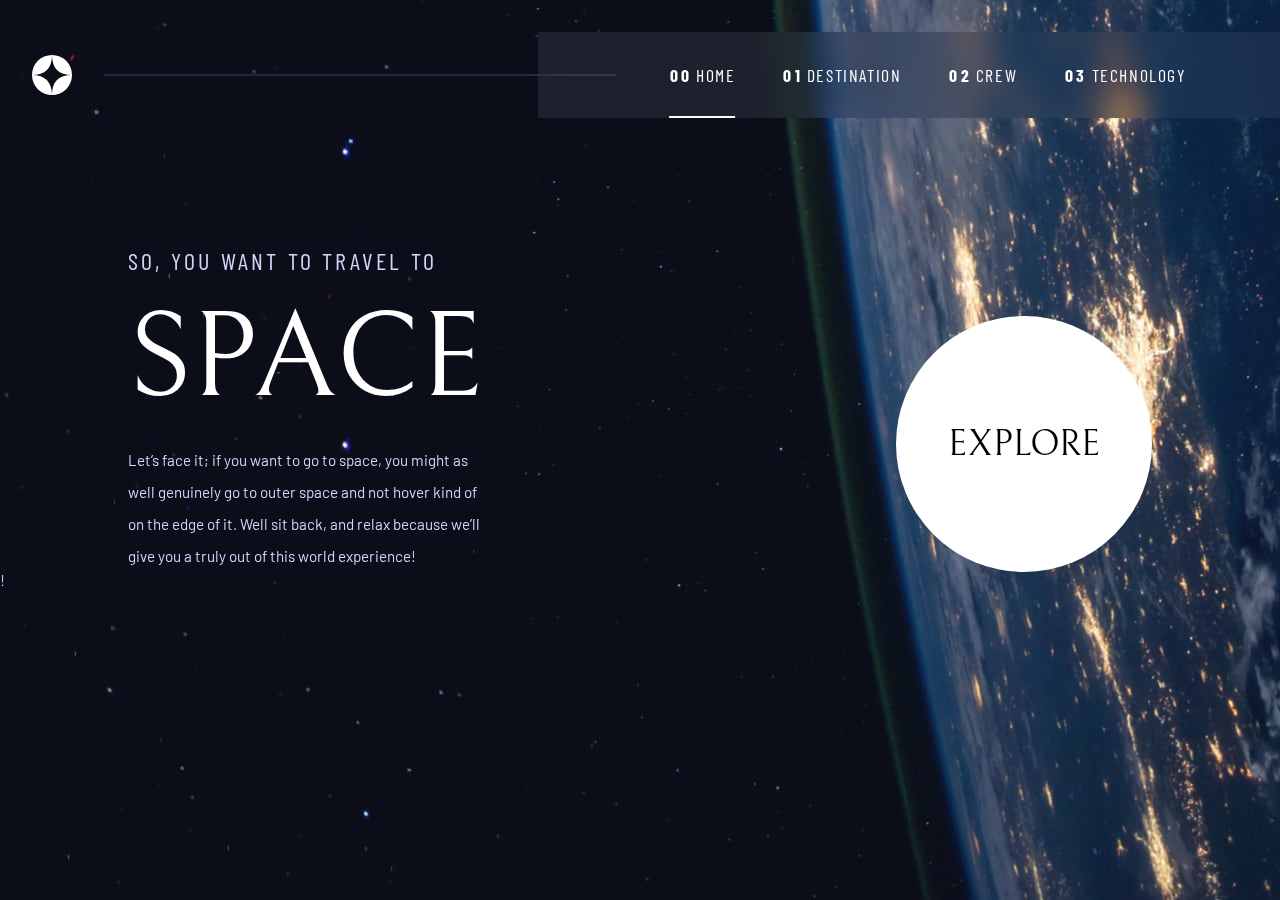
<file: index.html>
<!DOCTYPE html>
<html lang="en">

<head>
  <meta charset="UTF-8">
  <meta name="viewport" content="width=device-width, initial-scale=1.0">
  <link rel="preconnect" href="https://fonts.googleapis.com"><link rel="preconnect" href="https://fonts.gstatic.com" crossorigin><link href="https://fonts.googleapis.com/css2?family=Barlow&family=Barlow+Condensed&family=Bellefair&display=swap" rel="stylesheet">
  <link rel="stylesheet" href="css/header.css">
  <link rel="stylesheet" href="css/index.css">

  <title>Frontend Mentor | Space tourism website</title>
</head>

<body class="body">

  <header class="header">
    <nav class="nav">
      <div class="logo">
        <div class="logo__image-container">
          <img src="assets/shared/logo.svg" alt="Logo of the website Space tourism" class="logo__image">
        </div>
      </div>
      <div class="menu">
        <div class="menu__close">
          <div class="menu__image-container">
            <img src="assets/shared/icon-close.svg" alt="Icon close" class="menu__image-close">
          </div>
        </div>
        <div class="menu__tabs">
          <a href="index.html" class="menu__tab">
            <span class="menu__number">00</span>
            <span class="menu__title" data-name="home">Home</span>
             </a>
          <a href="pages/destination.html" class="menu__tab">
            <span class="menu__number">01</span>
            <span class="menu__title" data-name="destination">Destination</span>
             </a>
          <a href="pages/crew.html" class="menu__tab">
            <span class="menu__number">02</span>
            <span class="menu__title" data-name="crew">Crew</span>
             </a>
          <a href="pages/technology.html" class="menu__tab">
            <span class="menu__number">03</span>
            <span class="menu__title" data-name="technology">Technology</span>
             </a>
        </div>
      </div>
      <div class="menu__hamburger">
        <div class="menu__image-container">
          <img src="assets/shared/icon-hamburger.svg" alt="Icon menu hamburger" class="menu__image-hamburger">
        </div>
      </div>
    </nav>
  </header>
  <main class="main">
    <article class="article">
      <div class="article__text">
        <div class="titles">
          <p class="heading">
            So, you want to travel to
          </p>
          <h1 class="title">
            Space
          </h1>
        </div>
        <p class="paragraph">
          Let’s face it; if you want to go to space, you might as well genuinely go to
          outer space and not hover kind of on the edge of it. Well sit back, and relax
          because we’ll give you a truly out of this world experience!
        </p>
      </div>
      <button class="article__button">Explore</button>
    </article>
  </main>













  <script src="js/main.js" type="module"></script>
</body>

</html>
!
</file>
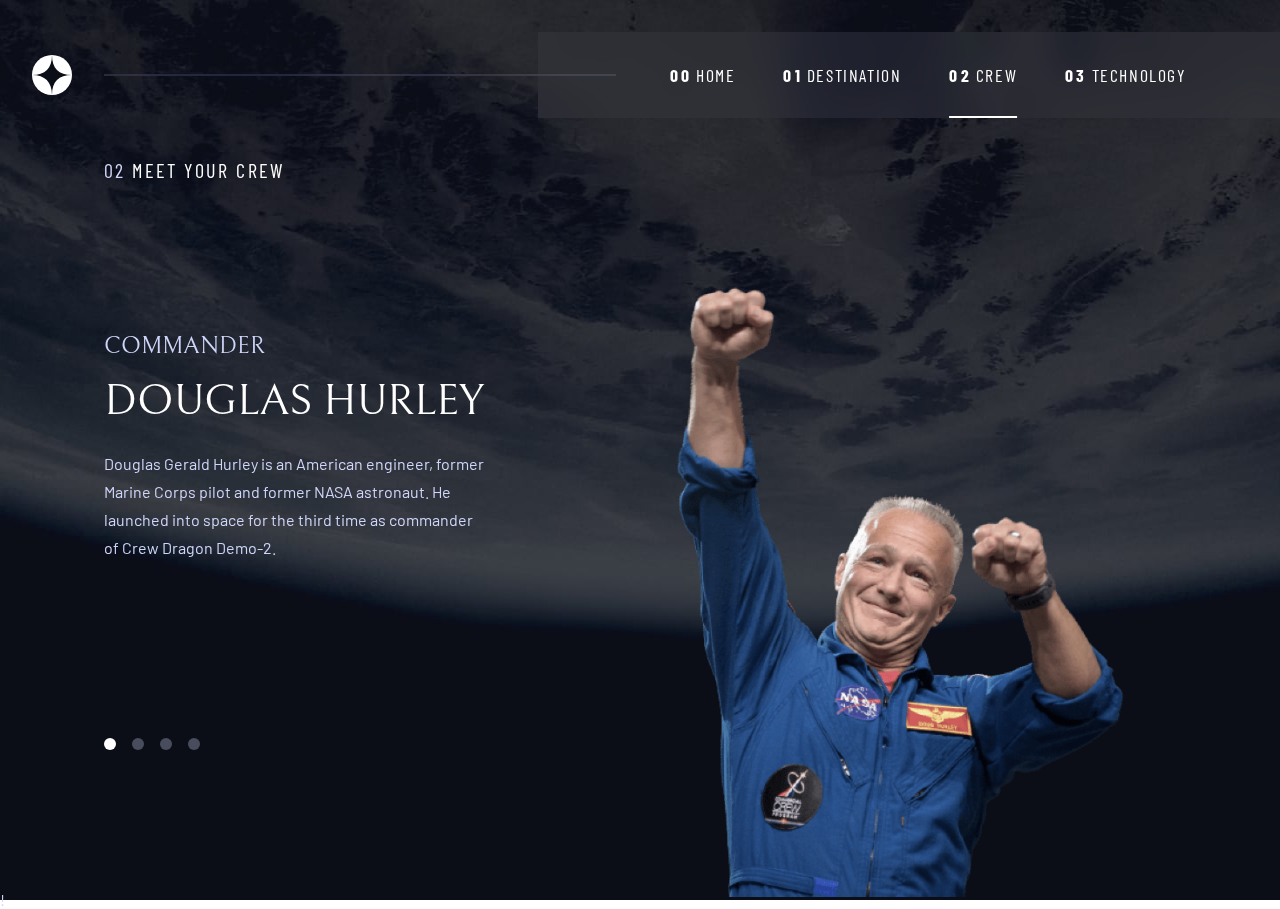
<file: pages/crew.html>
<!DOCTYPE html>
<html lang="en">

<head>
  <meta charset="UTF-8">
  <meta name="viewport" content="width=device-width, initial-scale=1.0">
  <link rel="preconnect" href="https://fonts.googleapis.com">
  <link rel="preconnect" href="https://fonts.gstatic.com" crossorigin>
  <link href="https://fonts.googleapis.com/css2?family=Barlow&family=Barlow+Condensed&family=Bellefair&display=swap"
    rel="stylesheet">
  <link rel="stylesheet" href="../css/header.css">
  <link rel="stylesheet" href="../css/crew.css">

  <title>Frontend Mentor | Space tourism website</title>
</head>

<body class="body">

  <header class="header">
  </header>
  <main class="main">

    <article class="crew">
      <p class="crew__heading">
        <span class="crew__heading-number">02</span>
        <span class="crew__heading-text">meet your crew</span>
      </p>

      <div class="crew__info">
        <div class="crew__info__details">
          <p class="crew__info__role">
            commander
          </p>
          <h1 class="crew__info__name">
            <!-- Douglas Hurley -->
          </h1>
        </div>
        <p class="crew__info__description">
          <!-- Lorem ipsum dolor sit amet consectetur adipisicing elit. Expedita repellat quo labore dicta adipisci! Ea nobis
          aspernatur illo, ipsum adipisci accusantium impedit quod facere reiciendis similique quidem maxime hic dolor! -->
        </p>
      </div>

      <div class="slider__circles">
        <!-- <div class="slider__circle"></div> -->
      </div>

      <div class="crew__figure">
        <div class="crew__image__container">
          <img src="
         
          " alt="Image crew" class="crew__image">
        </div>
      </div>

    </article>

  </main>


  <script src="../js/crew.js" type="module"></script>
</body>

</html>
!
</file>
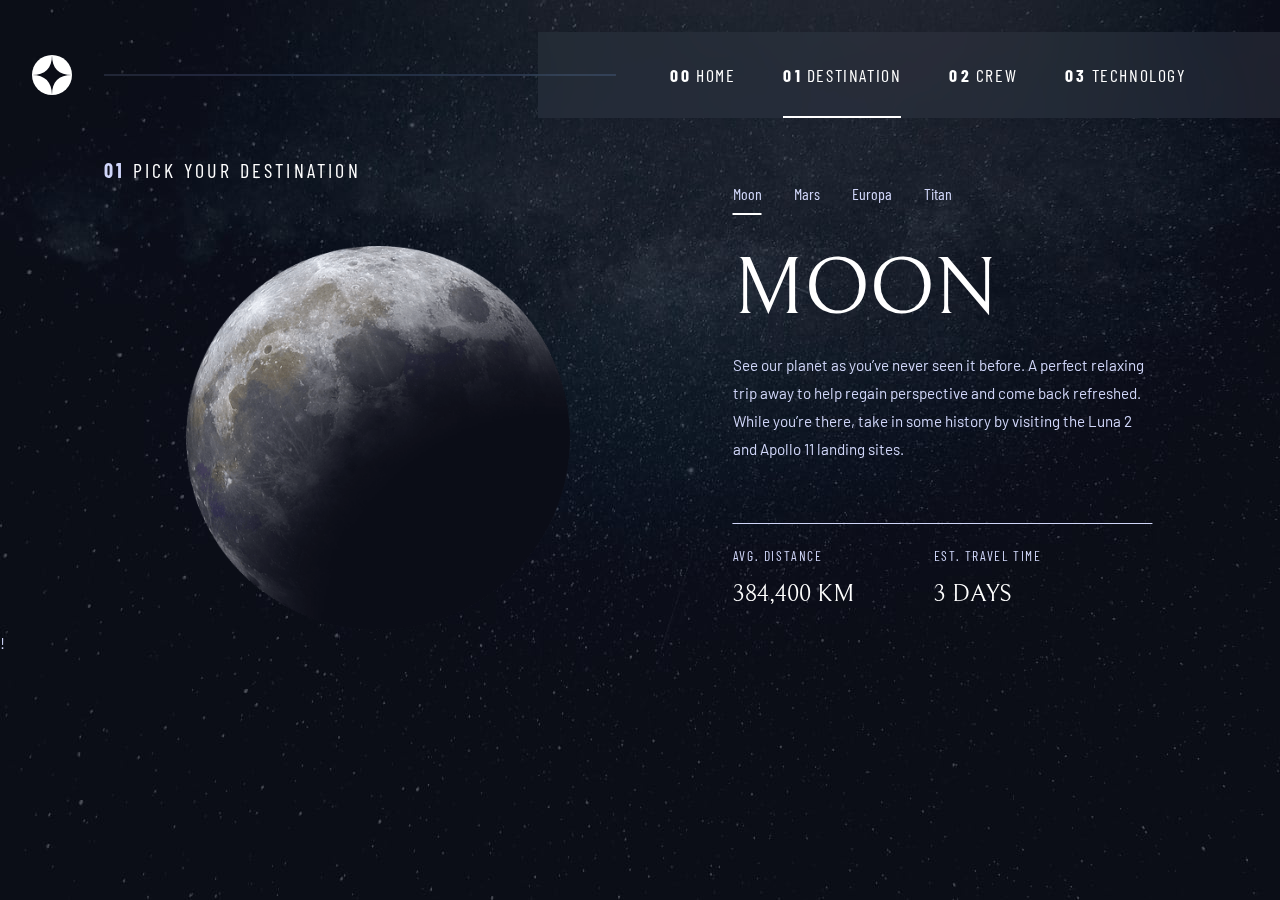
<file: pages/destination.html>
<!DOCTYPE html>
<html lang="en">

<head>
  <meta charset="UTF-8">
  <meta name="viewport" content="width=device-width, initial-scale=1.0">
  <link rel="preconnect" href="https://fonts.googleapis.com"><link rel="preconnect" href="https://fonts.gstatic.com" crossorigin><link href="https://fonts.googleapis.com/css2?family=Barlow&family=Barlow+Condensed&family=Bellefair&display=swap" rel="stylesheet">
  <link rel="stylesheet" href="../css/header.css">
  <link rel="stylesheet" href="../css/destination.css">

  <title>Frontend Mentor | Space tourism website</title>
</head>

<body class="body">

  <header class="header">
  </header>
  <main class="main">
    <article class="article">
      <div class="article__left">
        <div class="article__heading">
          <span class="article__heading-number">01</span>
          <span class="article__heading-text">pick your destination</span>
        </div>
        <div class="article__figure">
          <div class="article__figure__container">
            <img src="/assets/destination/image-moon.png" alt="Image of the destination" class="article__image">
          </div>
        </div>
      </div>
      <div class="article__right">
        <div class="article__tabs">
          <a href="#" class="article__tab" data-name="moon">Moon</a>
          <a href="#" class="article__tab" data-name="mars">Mars</a>
          <a href="#" class="article__tab" data-name="europa">Europa</a>
          <a href="#" class="article__tab" data-name="titan">Titan</a>
        </div>
        <div class="article__text">
          <div class="article__text__main">
            <h1 class="article__text__title">Moon</h1>
            <p class="article__paragraph">
              Lorem ipsum dolor sit amet consectetur adipisicing elit. Soluta quo, rerum doloremque praesentium,
              reprehenderit minus esse ipsa, consequatur eum id distinctio autem ipsum ducimus aut aspernatur numquam
              perspiciatis aliquid tenetur.
            </p>
          </div>
          <!-- <div class="line"></div> -->
          <div class="article__text__secondary">
            <div class="article__details">
              <div class="article__detail">
                <p class="article__detail__title detail__title-1">
                  avg. distance
                </p>
                <p class="article__detail__value detail__value-1">
                  384.400 km
                </p>
              </div>
              <div class="article__detail">
                <p class="article__detail__title detail__title-2">
                  est. travel time
                </p>
                <p class="article__detail__value detail__value-2">
                  3 days
                </p>
              </div>
            </div>
          </div>
        </div>
      </div>
    </article>
  </main>







  <script src="../js/destination.js" type="module"></script>
</body>

</html>
!
</file>
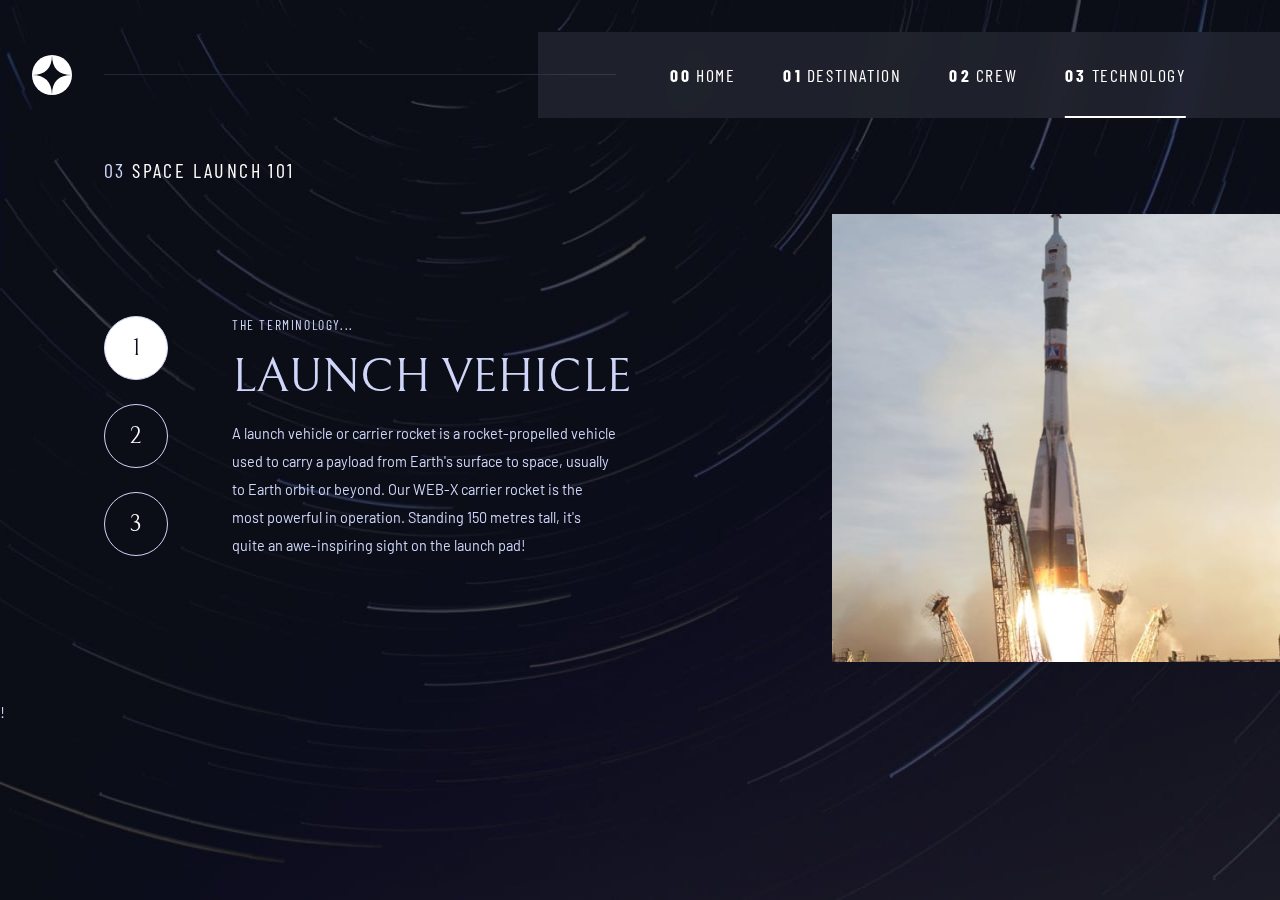
<file: pages/technology.html>
<!DOCTYPE html>
<html lang="en">

<head>
  <meta charset="UTF-8">
  <meta name="viewport" content="width=device-width, initial-scale=1.0">
  <link rel="preconnect" href="https://fonts.googleapis.com">
  <link rel="preconnect" href="https://fonts.gstatic.com" crossorigin>
  <link href="https://fonts.googleapis.com/css2?family=Barlow&family=Barlow+Condensed&family=Bellefair&display=swap"
    rel="stylesheet">
  <link rel="stylesheet" href="../css/header.css">
  <link rel="stylesheet" href="../css/technology.css">

  <title>Frontend Mentor | Space tourism website</title>
</head>

<body class="body">

  <header class="header">
  </header>
  <main class="main">
    <article class="tech">
      <p class="heading">
        <span class="heading__number">03</span>
        <span class="heading__text">space launch 101</span>
      </p>
      <div class="tech__content">
        <div class="tech__left">
          <div class="slider__circles">
          </div>
          <div class="tech__info">
            <div class="tech__title">
              <p class="tech__title-heading">the terminology...</p>
              <h1 class="tech__title-main">launch vehicle</h1>
            </div>
            <p class="tech__description">
              Lorem ipsum dolor sit amet consectetur adipisicing elit. Dolorum quasi quod at possimus, eveniet sit sunt eum dolor porro consectetur molestias in repudiandae? Tenetur facere autem saepe aperiam similique error.
            </p>
          </div>
        </div>
        <div class="tech__right">
          <picture class="tech__picture">
        <source srcset="/assets/technology/image-launch-vehicle-portrait.jpg" media="(min-width: 832px)" class="tech__src">
        <img src="/assets/technology/image-launch-vehicle-landscape.jpg" alt="image technology" class="tech__image">
      </picture>
        </div>
      </div>
    </article>
  </main>







  <script src="../js/technology.js" type="module"></script>
</body>

</html>
!
</file>
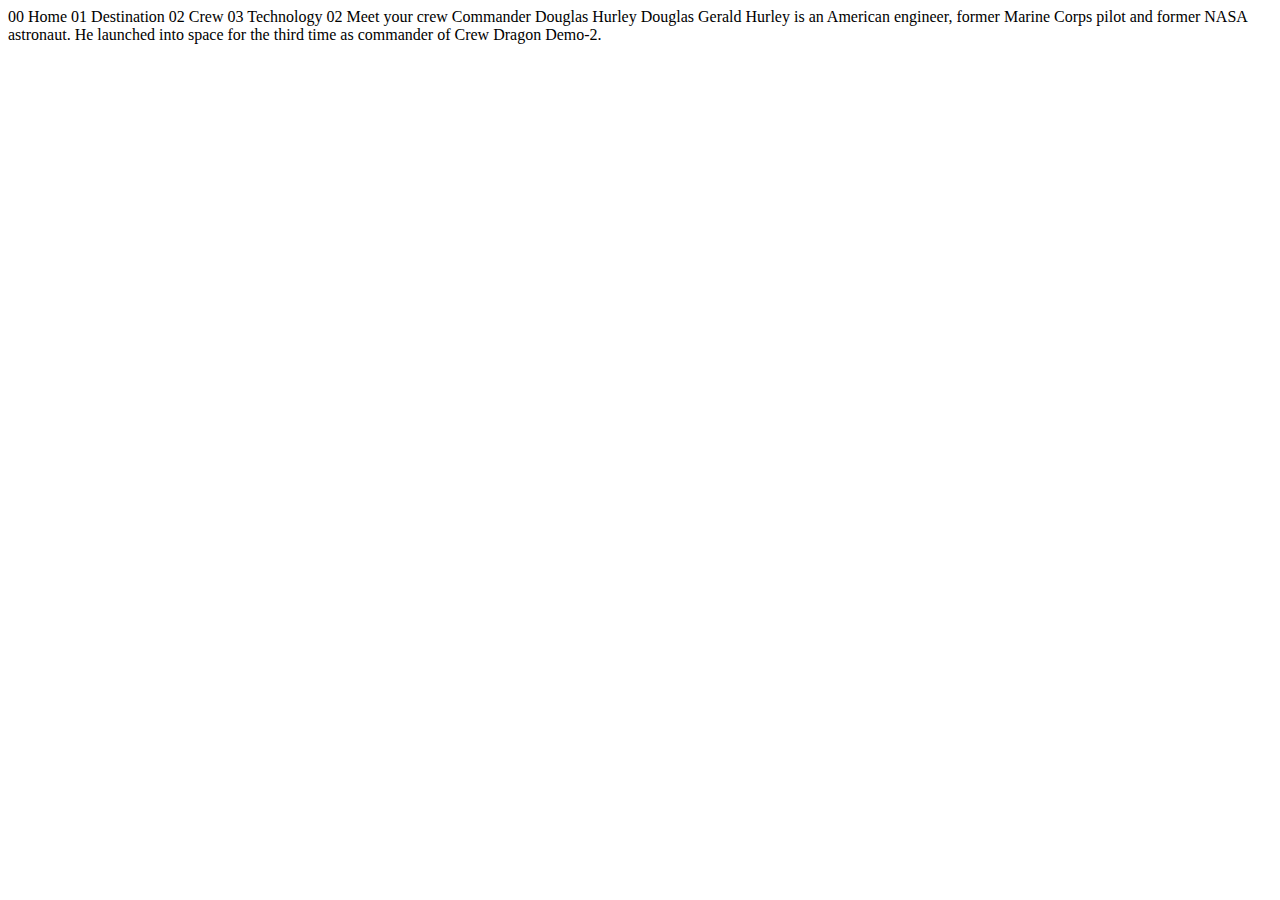
<file: starter-code/crew-commander.html>
<!DOCTYPE html>
<html lang="en">
<head>
  <meta charset="UTF-8">
  <meta name="viewport" content="width=device-width, initial-scale=1.0">

  <link rel="icon" type="image/png" sizes="32x32" href="./assets/favicon-32x32.png">
  
  <title>Frontend Mentor | Space tourism website</title>
</head>
<body>

  00 Home
  01 Destination
  02 Crew
  03 Technology

  02 Meet your crew

  Commander
  Douglas Hurley

  Douglas Gerald Hurley is an American engineer, former Marine Corps pilot 
  and former NASA astronaut. He launched into space for the third time as 
  commander of Crew Dragon Demo-2.
</body>
</html>
</file>
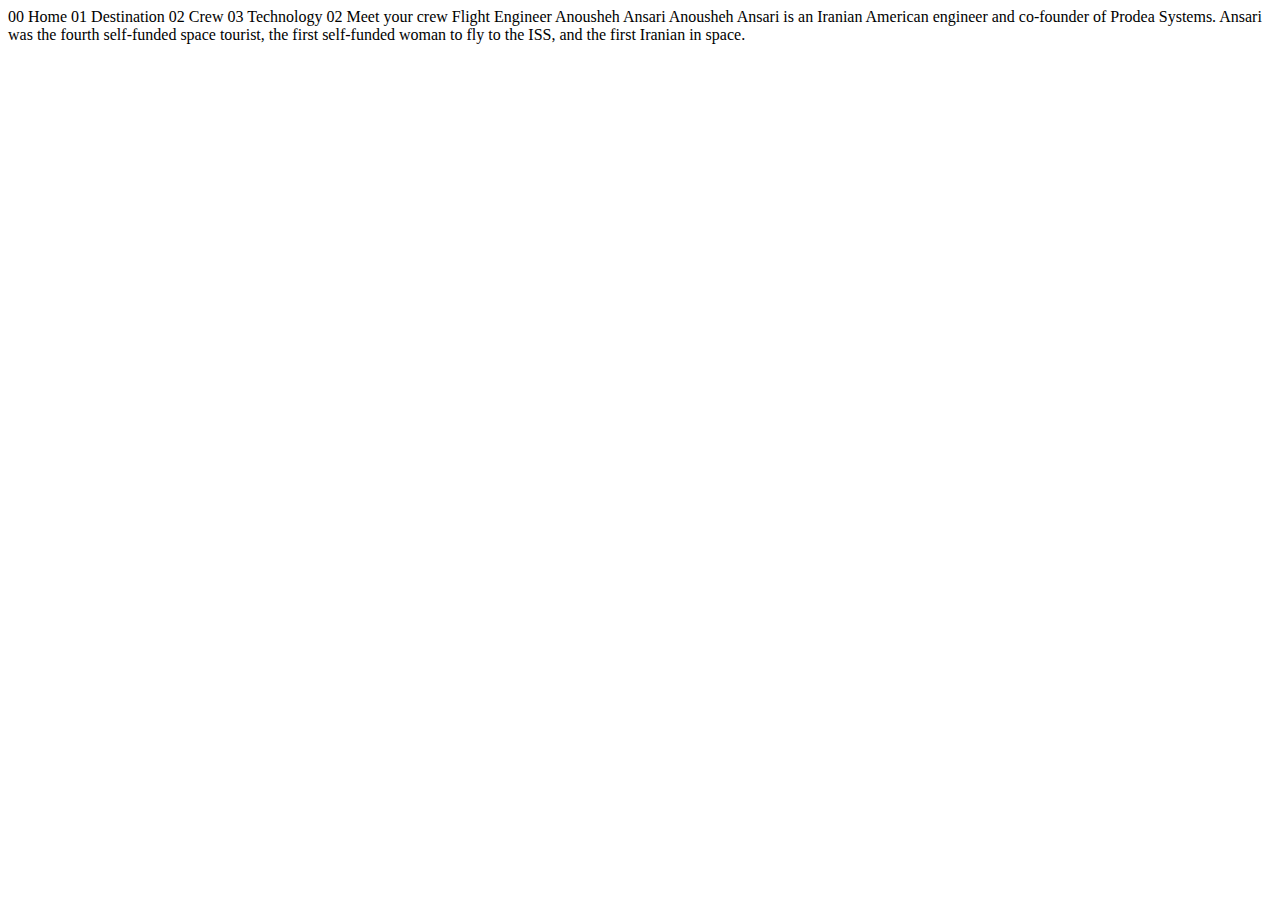
<file: starter-code/crew-engineer.html>
<!DOCTYPE html>
<html lang="en">
<head>
  <meta charset="UTF-8">
  <meta name="viewport" content="width=device-width, initial-scale=1.0">

  <link rel="icon" type="image/png" sizes="32x32" href="./assets/favicon-32x32.png">
  
  <title>Frontend Mentor | Space tourism website</title>
</head>
<body>

  00 Home
  01 Destination
  02 Crew
  03 Technology

  02 Meet your crew

  Flight Engineer
  Anousheh Ansari

  Anousheh Ansari is an Iranian American engineer and co-founder of Prodea Systems. 
  Ansari was the fourth self-funded space tourist, the first self-funded woman to 
  fly to the ISS, and the first Iranian in space. 
</body>
</html>
</file>
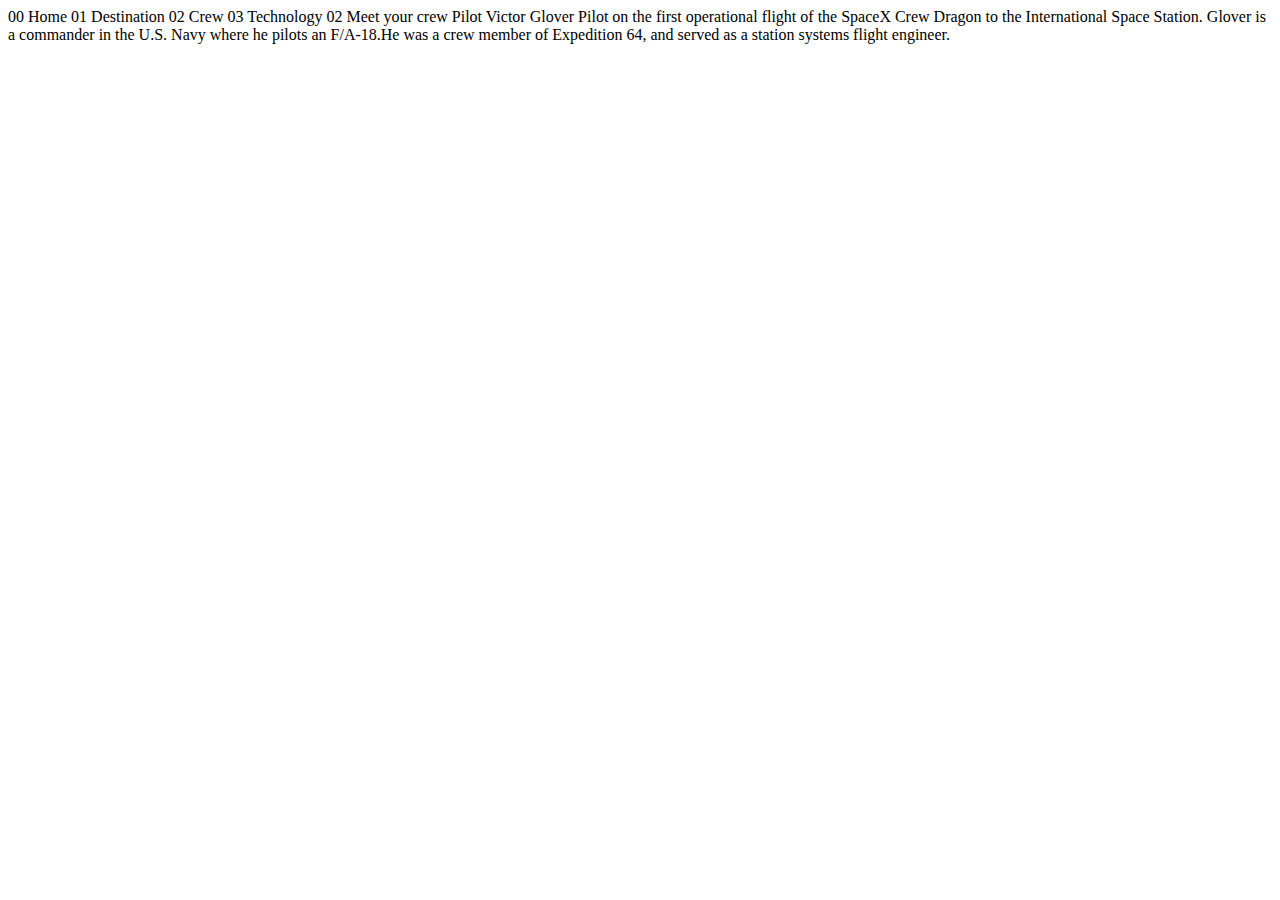
<file: starter-code/crew-pilot.html>
<!DOCTYPE html>
<html lang="en">
<head>
  <meta charset="UTF-8">
  <meta name="viewport" content="width=device-width, initial-scale=1.0">

  <link rel="icon" type="image/png" sizes="32x32" href="./assets/favicon-32x32.png">
  
  <title>Frontend Mentor | Space tourism website</title>
</head>
<body>

  00 Home
  01 Destination
  02 Crew
  03 Technology

  02 Meet your crew

  Pilot
  Victor Glover

  Pilot on the first operational flight of the SpaceX Crew Dragon to the 
  International Space Station. Glover is a commander in the U.S. Navy where 
  he pilots an F/A-18.He was a crew member of Expedition 64, and served as a 
  station systems flight engineer. 
</body>
</html>
</file>
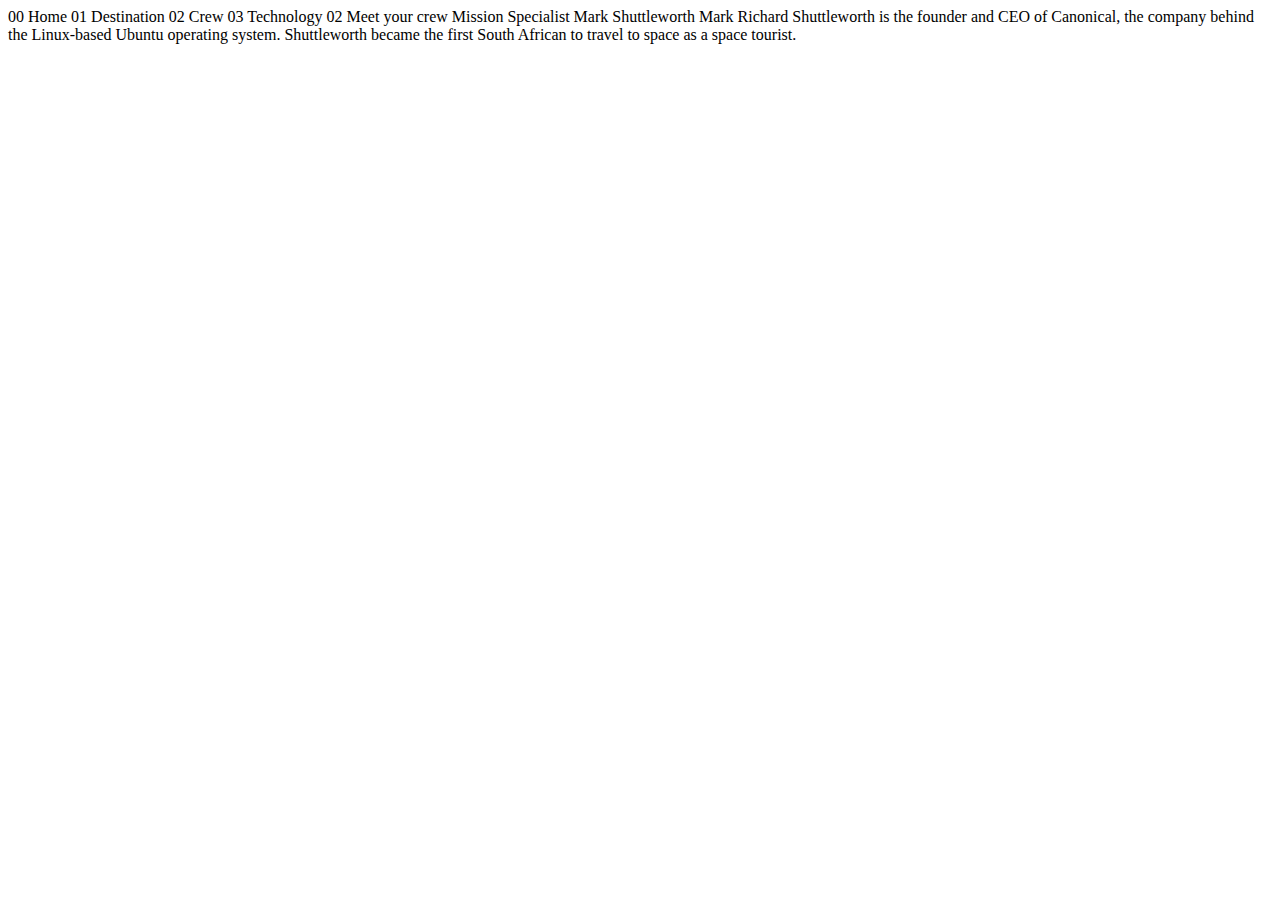
<file: starter-code/crew-specialist.html>
<!DOCTYPE html>
<html lang="en">
<head>
  <meta charset="UTF-8">
  <meta name="viewport" content="width=device-width, initial-scale=1.0">

  <link rel="icon" type="image/png" sizes="32x32" href="./assets/favicon-32x32.png">
  
  <title>Frontend Mentor | Space tourism website</title>
</head>
<body>

  00 Home
  01 Destination
  02 Crew
  03 Technology

  02 Meet your crew

  Mission Specialist
  Mark Shuttleworth

  Mark Richard Shuttleworth is the founder and CEO of Canonical, the company behind 
  the Linux-based Ubuntu operating system. Shuttleworth became the first South 
  African to travel to space as a space tourist.
</body>
</html>
</file>
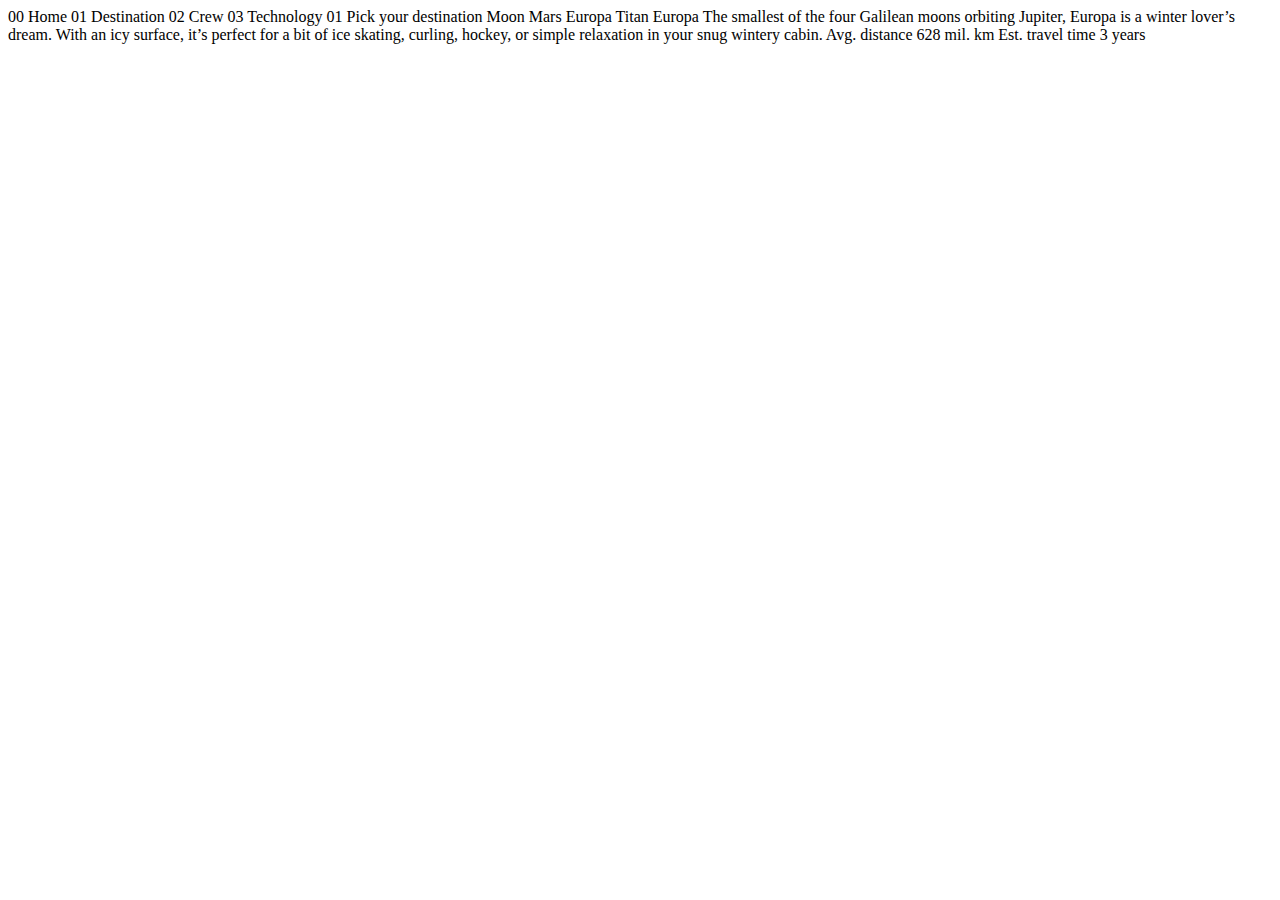
<file: starter-code/destination-europa.html>
<!DOCTYPE html>
<html lang="en">
<head>
  <meta charset="UTF-8">
  <meta name="viewport" content="width=device-width, initial-scale=1.0">

  <link rel="icon" type="image/png" sizes="32x32" href="./assets/favicon-32x32.png">
  
  <title>Frontend Mentor | Space tourism website</title>
</head>
<body>

  00 Home
  01 Destination
  02 Crew
  03 Technology

  01 Pick your destination

  Moon
  Mars
  Europa
  Titan

  Europa

  The smallest of the four Galilean moons orbiting Jupiter, Europa is a 
  winter lover’s dream. With an icy surface, it’s perfect for a bit of 
  ice skating, curling, hockey, or simple relaxation in your snug 
  wintery cabin.

  Avg. distance
  628 mil. km

  Est. travel time
  3 years
</body>
</html>
</file>
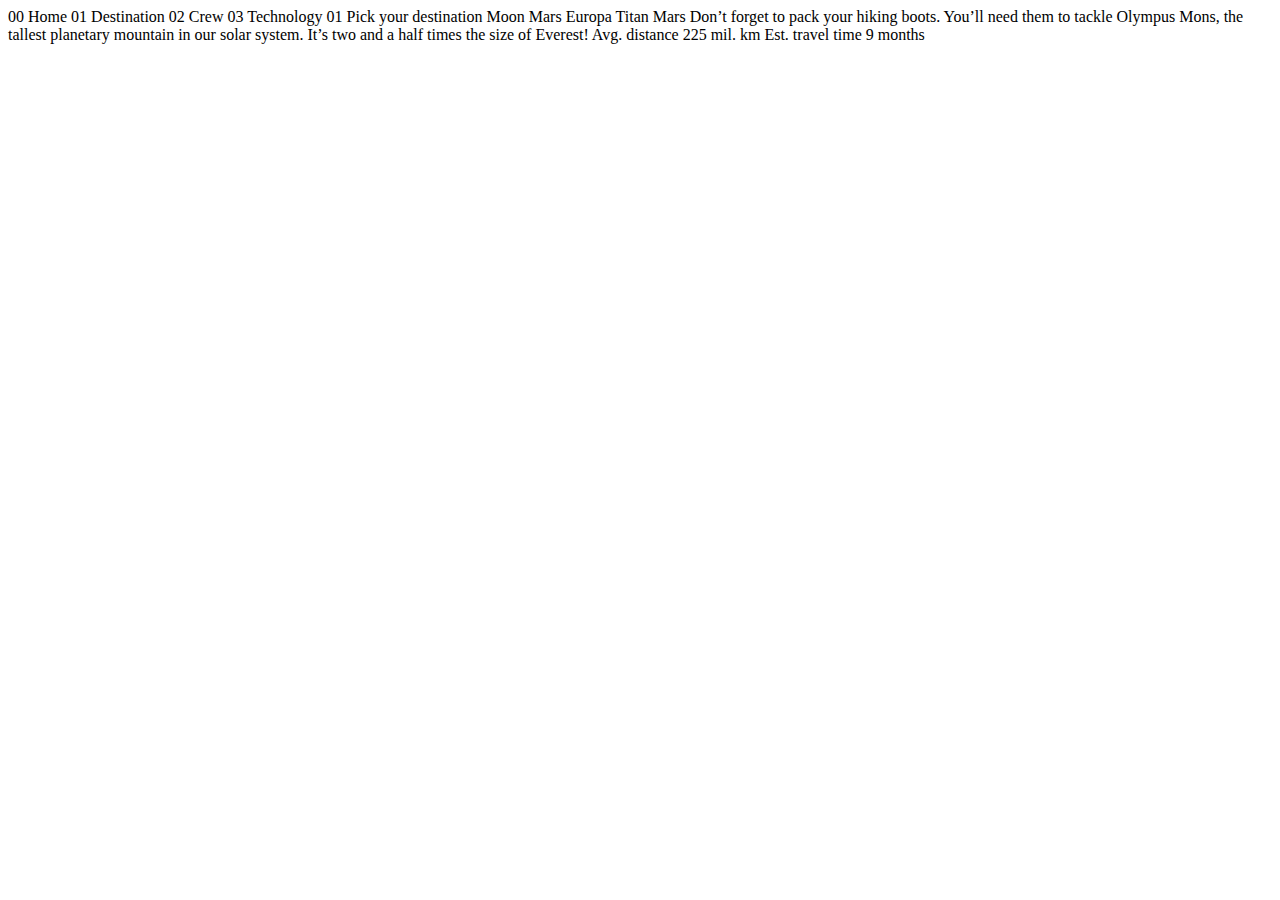
<file: starter-code/destination-mars.html>
<!DOCTYPE html>
<html lang="en">
<head>
  <meta charset="UTF-8">
  <meta name="viewport" content="width=device-width, initial-scale=1.0">

  <link rel="icon" type="image/png" sizes="32x32" href="./assets/favicon-32x32.png">
  
  <title>Frontend Mentor | Space tourism website</title>
</head>
<body>

  00 Home
  01 Destination
  02 Crew
  03 Technology

  01 Pick your destination

  Moon
  Mars
  Europa
  Titan

  Mars

  Don’t forget to pack your hiking boots. You’ll need them to tackle Olympus Mons, 
  the tallest planetary mountain in our solar system. It’s two and a half times 
  the size of Everest!

  Avg. distance
  225 mil. km

  Est. travel time
  9 months
</body>
</html>
</file>
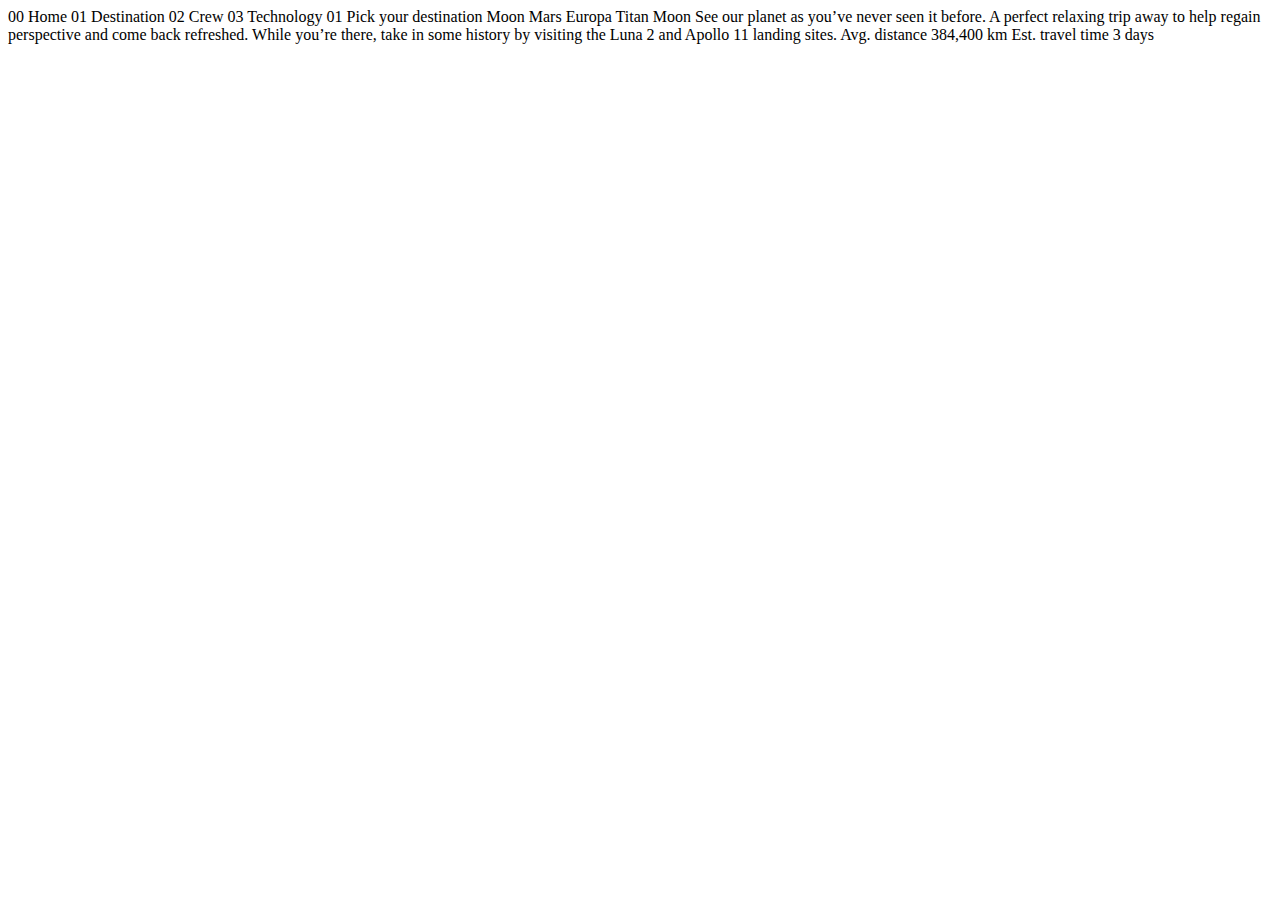
<file: starter-code/destination-moon.html>
<!DOCTYPE html>
<html lang="en">
<head>
  <meta charset="UTF-8">
  <meta name="viewport" content="width=device-width, initial-scale=1.0">

  <link rel="icon" type="image/png" sizes="32x32" href="./assets/favicon-32x32.png">
  
  <title>Frontend Mentor | Space tourism website</title>
</head>
<body>

  00 Home
  01 Destination
  02 Crew
  03 Technology

  01 Pick your destination

  Moon
  Mars
  Europa
  Titan

  Moon

  See our planet as you’ve never seen it before. A perfect relaxing trip away to help 
  regain perspective and come back refreshed. While you’re there, take in some history 
  by visiting the Luna 2 and Apollo 11 landing sites.

  Avg. distance
  384,400 km

  Est. travel time
  3 days
</body>
</html>
</file>
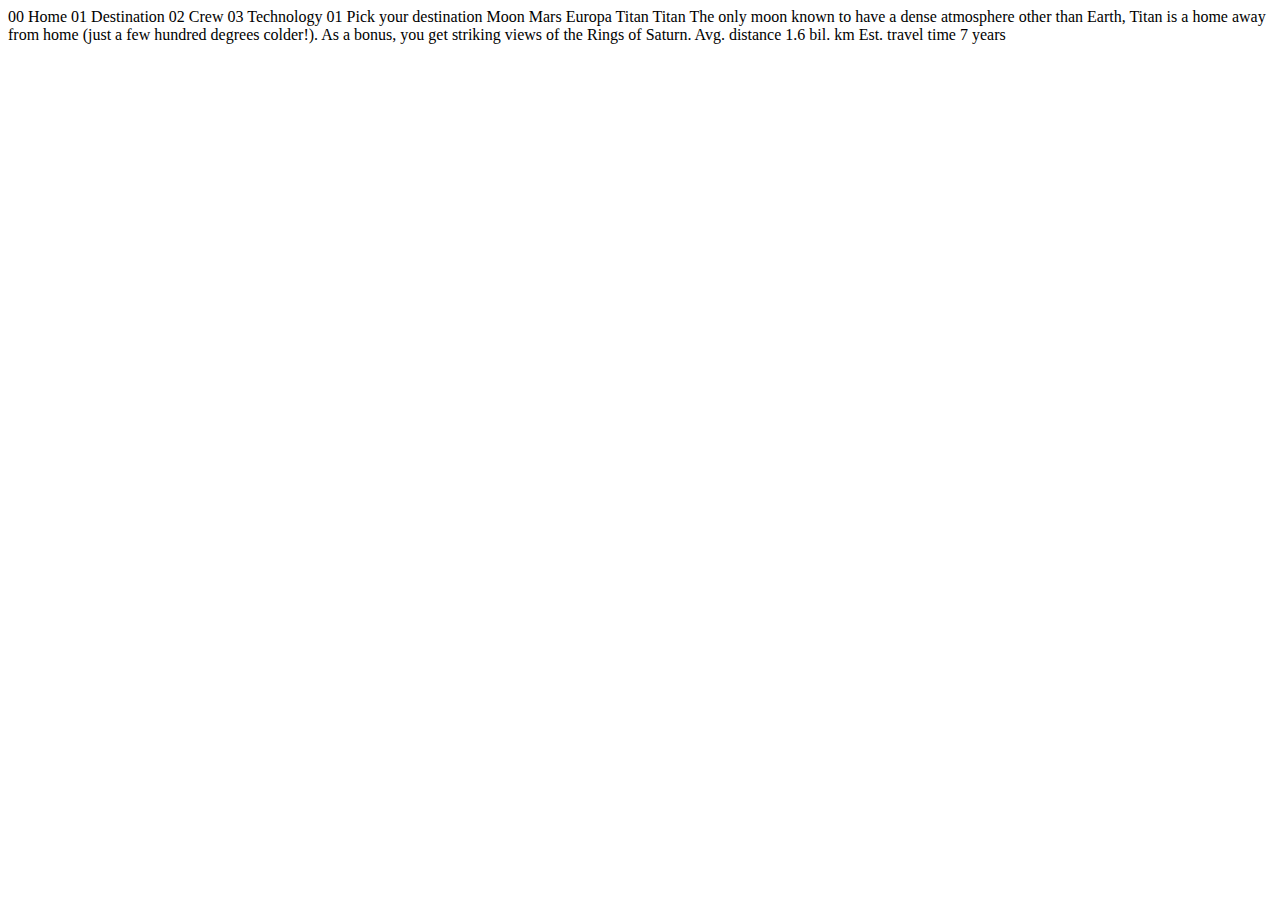
<file: starter-code/destination-titan.html>
<!DOCTYPE html>
<html lang="en">
<head>
  <meta charset="UTF-8">
  <meta name="viewport" content="width=device-width, initial-scale=1.0">

  <link rel="icon" type="image/png" sizes="32x32" href="./assets/favicon-32x32.png">
  
  <title>Frontend Mentor | Space tourism website</title>
</head>
<body>

  00 Home
  01 Destination
  02 Crew
  03 Technology

  01 Pick your destination

  Moon
  Mars
  Europa
  Titan

  Titan

  The only moon known to have a dense atmosphere other than Earth, Titan 
  is a home away from home (just a few hundred degrees colder!). As a 
  bonus, you get striking views of the Rings of Saturn.

  Avg. distance
  1.6 bil. km

  Est. travel time
  7 years
</body>
</html>
</file>
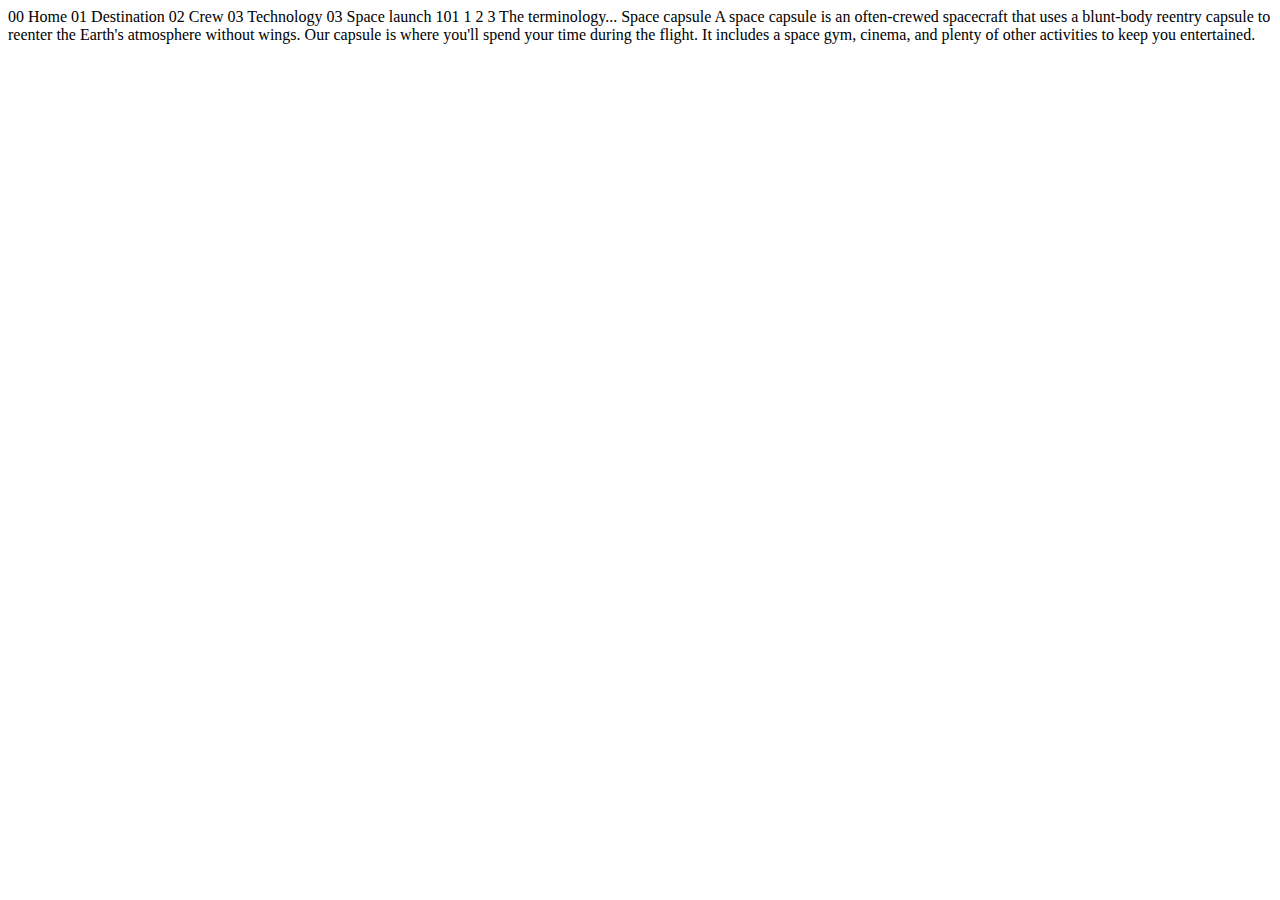
<file: starter-code/technology-capsule.html>
<!DOCTYPE html>
<html lang="en">
<head>
  <meta charset="UTF-8">
  <meta name="viewport" content="width=device-width, initial-scale=1.0">

  <link rel="icon" type="image/png" sizes="32x32" href="./assets/favicon-32x32.png">
  
  <title>Frontend Mentor | Space tourism website</title>
</head>
<body>

  00 Home
  01 Destination
  02 Crew
  03 Technology

  03 Space launch 101

  1
  2
  3

  The terminology...
  Space capsule

  A space capsule is an often-crewed spacecraft that uses a blunt-body reentry 
  capsule to reenter the Earth's atmosphere without wings. Our capsule is where 
  you'll spend your time during the flight. It includes a space gym, cinema, 
  and plenty of other activities to keep you entertained.
</body>
</html>
</file>
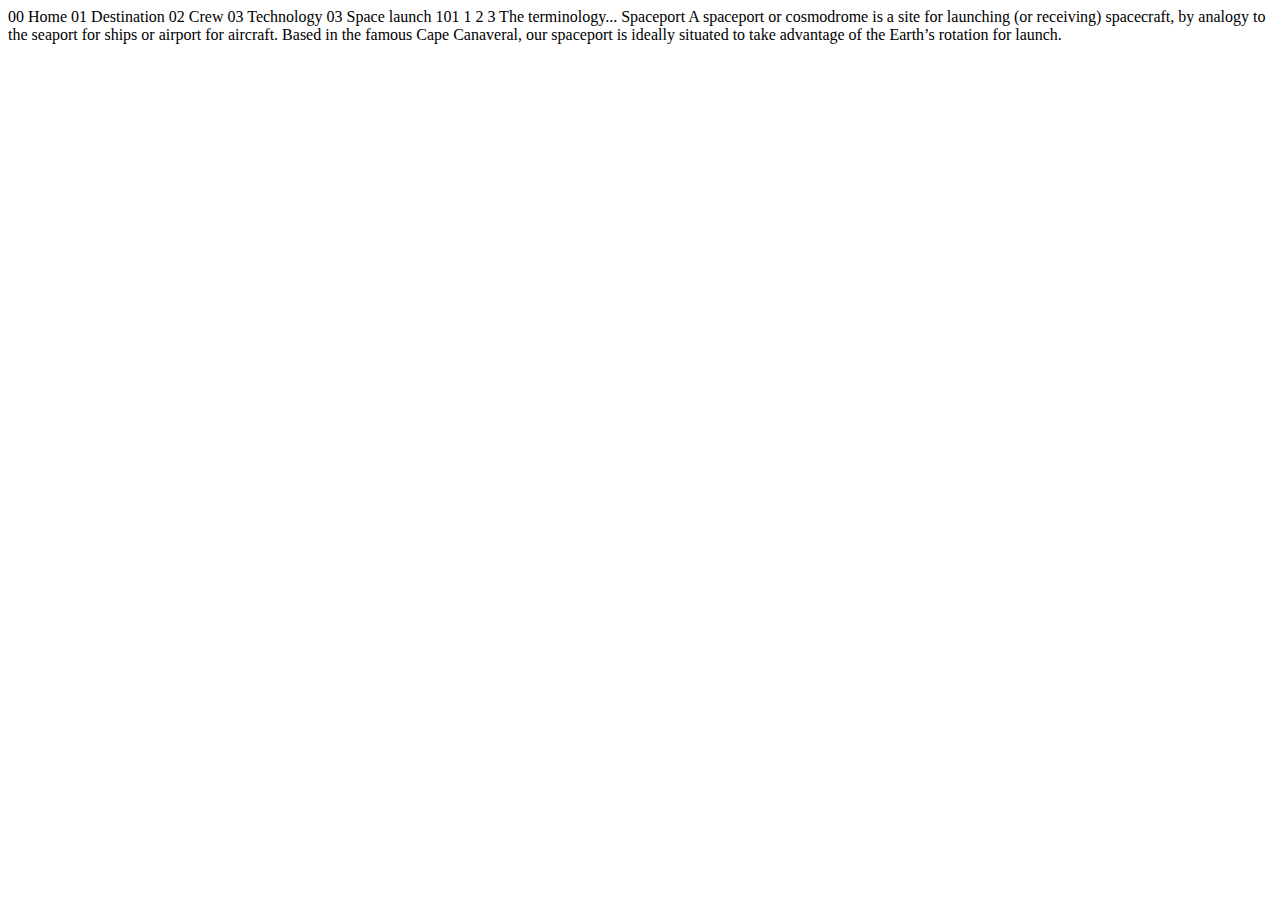
<file: starter-code/technology-spaceport.html>
<!DOCTYPE html>
<html lang="en">
<head>
  <meta charset="UTF-8">
  <meta name="viewport" content="width=device-width, initial-scale=1.0">

  <link rel="icon" type="image/png" sizes="32x32" href="./assets/favicon-32x32.png">
  
  <title>Frontend Mentor | Space tourism website</title>
</head>
<body>

  00 Home
  01 Destination
  02 Crew
  03 Technology

  03 Space launch 101

  1
  2
  3

  The terminology...
  Spaceport

  A spaceport or cosmodrome is a site for launching (or receiving) spacecraft, 
  by analogy to the seaport for ships or airport for aircraft. Based in the 
  famous Cape Canaveral, our spaceport is ideally situated to take advantage 
  of the Earth’s rotation for launch.
</body>
</html>
</file>
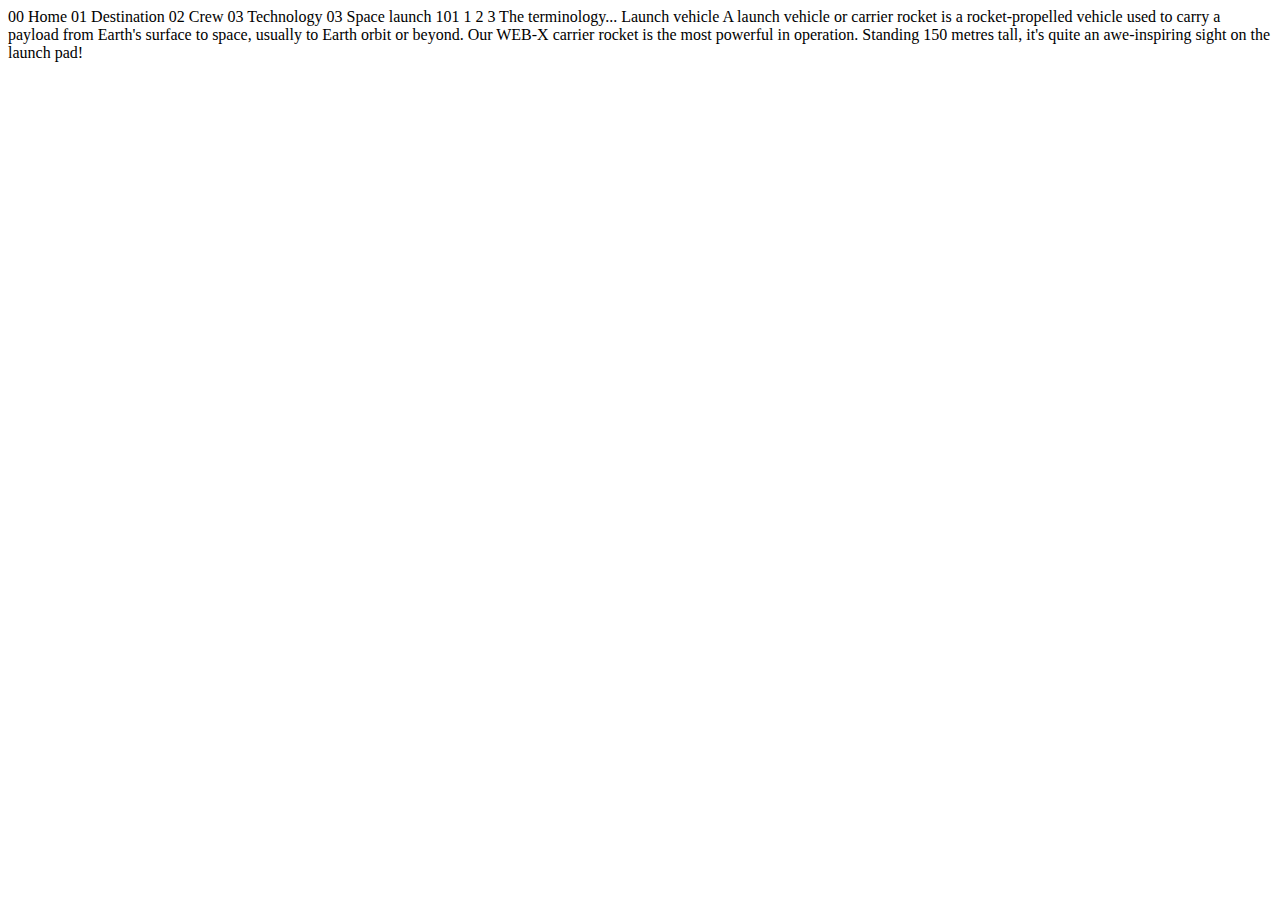
<file: starter-code/technology-vehicle.html>
<!DOCTYPE html>
<html lang="en">
<head>
  <meta charset="UTF-8">
  <meta name="viewport" content="width=device-width, initial-scale=1.0">

  <link rel="icon" type="image/png" sizes="32x32" href="./assets/favicon-32x32.png">
  
  <title>Frontend Mentor | Space tourism website</title>
</head>
<body>

  00 Home
  01 Destination
  02 Crew
  03 Technology

  03 Space launch 101

  1
  2
  3

  The terminology...
  Launch vehicle

  A launch vehicle or carrier rocket is a rocket-propelled vehicle used to carry a 
  payload from Earth's surface to space, usually to Earth orbit or beyond. Our 
  WEB-X carrier rocket is the most powerful in operation. Standing 150 metres tall, 
  it's quite an awe-inspiring sight on the launch pad!
</body>
</html>
</file>
<file: css/header.css>
html {
    box-sizing: border-box;
    font-family: 'Bellefair', serif;
    font-size: 16px;
    scroll-behavior: smooth;
    --color-1: #0b0d17;
    --color-2: #d0d6f9;
    --color-3: #ffffff;

}

*,
*:before,
*:after {
    box-sizing: inherit;
}

* {
    margin: 0;
    padding: 0;
}

li {
    list-style: none;
}

a {
    text-decoration: none;
}

body {

    width: 100%;
    min-height: 100vh;
}

img,
video {
    width: 100%;
    max-width: 100%;
    height: auto;
}


.nav {
    display: flex;
    justify-content: space-between;
    align-items: center;
    padding: 2rem 5%;
}

.logo {
    width: 2.5rem;
    height: 2.5rem;
}

.menu {
    position: fixed;
    z-index: 99;
    top: 0;
    right: 0;
    display: flex;
    flex-direction: column;
    gap: 3rem;
    width: 70%;
    min-height: 100vh;
    padding-top: 2rem;
    background-color: rgba(255, 255, 255, 0.1);
    backdrop-filter: blur(0.9rem) brightness(0.6) saturate(2);
    transform: translate(100%, 0);
    transition: transform 1s ease-in-out;
}

.show-menu {
    transform: translate(0%, 0);
}

.menu__close {
    align-self: flex-end;
    height: 1.5rem;
    padding-right: 1.5rem;
}

.menu__tabs {
    display: flex;
    flex-direction: column;
    gap: 1.5rem;
    padding-left: 1.5rem;


}

.menu__tab {
    position: relative;
    display: inline-block;
    padding: 0.25rem 0;
    font-family: 'Barlow Condensed', sans-serif;
    color: var(--color-3);
    font-size: 1.1rem;
}

.tab-mark::after {
    content: "";
    position: absolute;
    top: 50%;
    right: 0;
    height: 100%;
    width: 0.25rem;
    background-color: var(--color-3);
    transform: translate(0, -50%);

}

.menu__number {
    display: inline-block;
    width: 15%;
    letter-spacing: 0.2rem;
    font-weight: bold;
}

.menu__title {
    text-transform: uppercase;
    letter-spacing: 0.1rem;
}

.menu__hamburger {
    width: 1.5rem;
    height: 1.5rem;
}

@media screen and (min-width:37.5em) {

    .nav {
        padding: 0;
        padding-left: 2rem;
    }

    .menu {
        position: static;
        flex-direction: row;
        gap: 0;
        width: auto;
        min-height: auto;
        padding: 0;
        transform: none;
        transition: none;
    }

    .menu__close {
        display: none;
    }

    .menu__tabs {
        flex-direction: row;
        gap: 3rem;
        padding: 0;
        padding: 2rem;
    }

    .menu__tab {
        padding: 0;
    }

    .tab-mark::after {
        top: calc(100% + 1.9rem);
        bottom: 2rem;
        left: 50%;
        width: 100%;
        height: 0.1rem;
        transform: translate(-50%, 0);
    }

    .menu__number {
        display: none;
    }

    .menu__hamburger {
        display: none;
    }


}

@media screen and (min-width:52em) {

    .nav {
        position: relative;
        padding-top: 2rem;

    }

    .nav::after{
        content: "";
        z-index: 99;
        position: absolute;
        left: calc(2.5rem + 5%);
        display: inline-block;
        width: 40%;
        height: 0.1rem;
        background-color: rgba(255, 255, 255, 0.1);
        backdrop-filter: blur(0.9rem) brightness(1) saturate(2);
    }

    .menu {
        position: relative;
        padding-left: 8%;
        padding-right: 5%;
    }

    .menu__tab {
        position: relative;
        min-width: max-content;
    }

    .menu__tab:hover::after {
        cursor: pointer;
        content: "";
        position: absolute;
        top: calc(100% + 1.9rem);
        left: 50%;
        width: 100%;
        height: 0.1rem;
        background-color: var(--color-2);
        transform: translate(-50%, 0);

    }

    .menu__number {
        display: inline-block;
        width: auto;
    }
}
</file>
<file: css/index.css>
html {
    box-sizing: border-box;
    font-family: 'Bellefair', serif;
    font-size: 16px;
    scroll-behavior: smooth;
    --color-1: #0b0d17;
    --color-2: #d0d6f9;
    --color-3: #ffffff;

}

*,
*:before,
*:after {
    box-sizing: inherit;
}

* {
    margin: 0;
    padding: 0;
}

li {
    list-style: none;
}

a {
    text-decoration: none;
}

body {

    width: 100%;
    min-height: 100vh;
}

img,
video {
    width: 100%;
    max-width: 100%;
    height: auto;
}

.body {
    color: var(--color-2);
    background-image: url("../assets/home/background-home-mobile.jpg");
    background-repeat: no-repeat;
    background-size: cover;
}


.article {
    display: flex;
    flex-direction: column;
    justify-content: center;
    align-items: center;
    gap: 4rem;
    padding: 2rem 5%;
    font-family: 'Barlow Condensed', sans-serif;
}

.article__text {
    display: flex;
    flex-direction: column;
    gap: 2rem;
    text-align: center;
}

.titles {
    display: flex;
    flex-direction: column;
    gap: 2rem;
}

.heading {
    font-size: 1rem;
    text-transform: uppercase;
    letter-spacing: 0.2rem;
}

.title {
    margin: 0;
    margin-block: 0;
    font-weight: 400;
    font-family: 'Bellefair', serif;
    font-size: 5.5rem;
    text-transform: uppercase;
    color: var(--color-3);
}

.paragraph {
    line-height: 1.5rem;
    font-family: 'Barlow', sans-serif;
    font-size: 1rem;
}

.article__button {
    width: 10rem;
    height: 10rem;
    display: flex;
    justify-content: center;
    align-items: center;
    font-family: 'Bellefair', serif;
    font-size: 1.5rem;
    text-transform: uppercase;
    background-color: var(--color-3);
    border: none;
    border-radius: 50%;
}


@media screen and (min-width:37.5em) {
    .body {
        background-image: url("../assets/home/background-home-tablet.jpg");
    }

    .article {
        gap: 6rem;
        padding: 5rem 22%;
        padding-bottom: 0;
    }

    .article__text {
        align-items: center;
        gap: 1rem;
    }

    .titles {
        gap: 1rem;
    }

    .title {
        font-size: 8rem;
    }

    .article__button {
        width: 15rem;
        height: 15rem;
        font-size: 2rem;
    }
}

@media screen and (min-width:52em) {

    .body {
        background-image: url("../assets/home/background-home-desktop.jpg");
        overflow-x: hidden;
    }

    .article {
        width: 100%;
        flex-direction: row;
        justify-content: space-between;
        padding: 0;
        padding: 0 10%;
        padding-top: 8rem;
        gap: 0;
    }

    .article__text {
        max-width: 22rem;
        align-items: 
        flex-start;
        text-align: left;
    }

    .heading{
        font-size: 1.5rem;
    }

    .title{
        font-size: 7.5rem;
    }

    .paragraph{
        line-height: 2rem;
        font-size: 0.95rem;
    }

    .article__button{
        align-self: flex-end;
        width: 16rem;
        height: 16rem;
        font-size: 2.25rem;

    }

    .article__button:hover{
        cursor: pointer;
        outline: 5rem solid #d0d6f950;
        transition: outline 1s ease-in-out;
    }

    
}
</file>
<file: css/crew.css>
html {
    box-sizing: border-box;
    font-family: 'Barlow', sans-serif;
    font-size: 16px;
    scroll-behavior: smooth;
    --color-1: #0b0d17;
    --color-2: #d0d6f9;
    --color-3: #ffffff;

}

*,
*:before,
*:after {
    box-sizing: inherit;
}

* {
    margin: 0;
    padding: 0;
}

li {
    list-style: none;
}

a {
    text-decoration: none;
}

body {

    width: 100%;
    min-height: 100vh;
}

img,
video {
    width: 100%;
    max-width: 100%;
    height: auto;
}


.body {
    display: flex;
    flex-direction: column;
    color: var(--color-2);
    background-image: url("../assets/crew/background-crew-mobile.jpg");
    background-repeat: no-repeat;
    background-size: 100% 100%;
}

.main {
    flex-grow: 1;
}

.crew {
    display: grid;
    grid-template-areas:
        "title"
        "image"
        "circles"
        "info"
    ;
    width: 100%;
    gap: 2rem;
    padding-bottom: 2rem;
}

.crew__heading {
    grid-area: title;
}

.crew__info {
    grid-area: info;
}

.slider__circles {
    grid-area: circles;
}

.crew__figure {
    grid-area: image;
}

.crew__heading {
    font-family: 'Barlow Condensed', sans-serif;
    font-size: 1.1rem;
    letter-spacing: 0.15rem;
    text-transform: uppercase;
    text-align: center;
    color: var(--color-3);
}

.crew__heading-number {
    color: var(--color-2);
}

.crew__info {
    display: flex;
    flex-direction: column;
    gap: 1.5rem;
    padding: 0 5%;
    text-align: center;
}

.crew__info__details {
    display: flex;
    flex-direction: column;
    gap: 1rem;
    font-family: 'Bellefair', serif;
    text-transform: uppercase;

}

.crew__info__name {
    margin: 0;
    margin-block: 0;
    font-weight: 400;
    color: var(--color-3);

}

.crew__info__description {
    line-height: 1.5rem;
    font-size: 0.9rem;
}

.slider__circles {
    display: flex;
    justify-content: center;
    gap: 1rem;
}

.slider__circle {
    width: 0.75rem;
    height: 0.75rem;
    background-color: #d0d6f950;
    border-radius: 50%;
}

.crew__figure {
    position: relative;
    height: 18rem;
    display: flex;
    justify-content: center;
    align-items: flex-end;
}

.crew__image__container {
    padding: 0 20%;
}

.crew__figure::after {
    content: "";
    position: absolute;
    left: 50%;
    bottom: 0;
    width: 90%;
    height: 0.05rem;
    background-color: var(--color-2);
    transform: translate(-50%, 0);
}

.crew__image{
    max-height: 17rem;
}

@media screen and (min-width:37.5em) {
    .body {
        background-image: url("../assets/crew/background-crew-tablet.jpg");
        background-size: 100% 100%;

        line-height: 0;
    }

    .body > *{
        line-height: normal;
    }
  
    .main {
        display: flex;
    }

    .crew {
        grid-template-areas:
            "title"
            "info"
            "circles"
            "image"
        ;
        
        padding: 0;
        padding-top: 2.5rem;
    }

    .crew__heading {
        padding-left: 5%;
        /* font-size: 1.2rem; */
        text-align: left;
    }

    .crew__info {
        padding: 0 20%;
    }

    .crew__info__role {
        font-size: 1.5rem;
    }

    .crew__info__name {
        font-size: 2.2rem;
    }

    .crew__info__description {
        min-height: 6rem;
        font-size: 1rem;
        line-height: 1.5rem;
    }

    .crew__figure {      
        height: 45rem;
    }

    .crew__figure::after {
        display: none;
    }

    .crew__image {
        max-height: 40rem;
    }

}

@media screen and (min-width:52em) {
    .body {
        background-image: url("../assets/crew/background-crew-desktop.jpg");

        overflow-x:hidden;
    }

    .main {
        justify-content: center;
    }

    .crew {
        grid-template-areas:
            "title image"
            "info image"
            "circles image"
        ;
        row-gap: 0;
        column-gap: 2rem;
        padding: 2.5rem 10%;
        padding-left: calc(2.5rem + 5%);
        padding-bottom: 0;
    }

    .crew__heading {
        padding: 0;
        font-size: 1.25rem;
    }

    .crew__info {
        height: 16rem;
        width: 40vw;
        padding: 0;
        text-align: left;
    }

    .crew__info__name {
        font-size: 2.75rem;
    }

    .crew__info__description {
        line-height: 1.75rem;
        max-width: 24rem;
    }

    .slider__circles {
        justify-content: flex-start;
    }

    .slider__circle{
        position: relative;
    }

    .slider__circle:hover{
        cursor: pointer;
    }

    .slider__circle:hover::after{
        content: "";
        position: absolute;
        width: 100%;
        height: 100%;
        background-color: var(--color-3);
        border-radius: 50%;
        opacity: .60;
    }

    .crew__figure {
        align-self: end;
        height: 75vh;
        width: 35vw;
    }

    .crew__image__container{
        padding: 0;
    }

    .crew__image {
        max-height: 70vh;
    }
}
</file>
<file: css/destination.css>
html {
    box-sizing: border-box;
    font-family: 'Barlow', sans-serif;
    font-size: 16px;
    scroll-behavior: smooth;
    --color-1: #0b0d17;
    --color-2: #d0d6f9;
    --color-3: #ffffff;

}

*,
*:before,
*:after {
    box-sizing: inherit;
}

* {
    margin: 0;
    padding: 0;
}

li {
    list-style: none;
}

a {
    text-decoration: none;
}

body {

    width: 100%;
    min-height: 100vh;
}

img,
video {
    width: 100%;
    max-width: 100%;
    height: auto;
}

@keyframes animationVisibility {
    from {
        opacity: 0;
        visibility: hidden;
    }

    to {
        opacity: 1;
        visibility: visible;
    }
}

.body {
    color: var(--color-2);
    background-image: url("../assets/destination/background-destination-mobile.jpg");
    background-repeat: no-repeat;
    background-size: cover;
}

.article {
    display: flex;
    flex-direction: column;
    gap: 1rem;
}

.article__left {
    display: flex;
    flex-direction: column;
    align-items: center;
    gap: 2rem;
}

.article__heading {
    font-family: 'Barlow Condensed', sans-serif;
    font-size: 1.1rem;
    letter-spacing: 0.2rem;
    text-transform: uppercase;
}

.article__heading-number {
    color: var(--color-2);
}

.article__heading-text {
    color: var(--color-3);
}

.article__figure {
    width: 50%;

}

.article__right {
    display: flex;
    flex-direction: column;
    gap: 1.5rem;
}

.article__tabs {
    display: flex;
    justify-content: center;
    gap: 2rem;
}

.article__tab {
    position: relative;
    font-family: 'Barlow Condensed', sans-serif;
    font-size: 1.2rem;
    color: var(--color-2);
}

.tab::after {
    content: "";
    position: absolute;
    left: 50%;
    bottom: calc(0% - 0.75rem);
    width: 100%;
    height: 0.1rem;
    background-color: var(--color-3);
    transform: translate(-50%, 0);
    animation: animationVisibility 1s;


}

.article__text {
    position: relative;
    display: flex;
    flex-direction: column;
    align-items: center;
    gap: 3rem;
    padding: 0 5%;
}

.article__text__main {
    display: flex;
    flex-direction: column;
    gap: 0.5rem;
}

.article__text__title {
    font-size: 4rem;
    font-weight: 400;
    font-family: 'Bellefair', serif;
    text-transform: uppercase;
    text-align: center;
    color: var(--color-3);
    margin: 0;
    margin-block: 0;
}

.article__paragraph {
    line-height: 1.5rem;
    font-size: 0.9rem;
    text-align: center;
}

/* .line {
    width: 100%;
    height: 0.05rem;
    background-color: var(--color-2);
} */

.article__text__secondary::before {
    content: "";
    position: absolute;
    left: 50%;
    width: 90%;
    height: 0.05rem;
    background-color: var(--color-2);
    transform: translate(-50%, -1.5rem);
}

.article__details {
    display: flex;
    flex-direction: column;
    gap: 2rem;
}

.article__detail {
    display: flex;
    flex-direction: column;
    align-items: center;
    gap: 1rem;
    font-family: 'Barlow Condensed', sans-serif;
    text-transform: uppercase;
}

.article__detail__title {
    font-size: 0.85rem;
    letter-spacing: 0.1rem;
}

.article__detail__value {
    font-family: 'Bellefair', serif;
    font-size: 1.5rem;
    color: var(--color-3);
}




@media screen and (min-width:37.5em) {
    .body {
        background-image: url("../assets/destination/background-destination-tablet.jpg");
    }

    .article {
        padding-top: 2.5rem;
        gap: 3rem;
    }

    .article__left {
        gap: 4rem;
    }

    .article__heading {
        align-self: flex-start;
        padding-left: 5%;
    }

    .article__figure {
        width: 40%;
    }

    .article__right {
        gap: 2.5rem;
    }

    .article__text {
        padding: 0 15%;
        gap: 4rem;
    }

    .article__text__main {
        gap: 1rem;
    }

    .article__text__secondary::before {
        width: 70%;
    }

    .article__paragraph {
        line-height: 2rem;
        font-size: 0.95rem;
    }

    .article__details {
        flex-direction: row;
        gap: 5rem;
    }


}

@media screen and (min-width:52em) {

    .body {
        background-image: url("../assets/destination/background-destination-desktop.jpg");
        overflow-x: hidden;
    }


    .article {
        flex-direction: row;
        align-items: center;
        gap: 5rem;
        padding: 2.5rem 10%;
        padding-left: calc(2.5rem + 5%);
        padding-bottom: 0;
    }

    .article__left {
        flex-grow: 1;
    }

    .article__heading {
        padding: 0;
        font-size: 1.25rem;
    }

    .article__heading-number {
        font-weight: bold;
    }

    .article__figure {
        width: 70%;
    }

    .article__right {
        width: 40%;
    }



    .line {
        display: none;
    }

    .article__tabs {
        justify-content: flex-start;
    }

    .article__tab {
        font-size: 1rem;
    }

    .article__tab:hover::after {
        cursor: pointer;
        content: "";
        position: absolute;
        /* top: calc(100% + 1.9rem); */
        bottom: calc(0% - 0.75rem);
        left: 50%;
        width: 100%;
        height: 0.1rem;
        background-color: var(--color-2);
        transform: translate(-50%,0);
    
    }

    .article__text {
        align-items: flex-start;
        gap: 5rem;
        padding: 0;
    }

    .article__text__main {
        min-height: 14rem;
        gap: 1rem;
    }

    .article__text__title {
        text-align: left;
        font-size: 5rem;
    }

    .article__text__secondary::before{
        width: 100%;
    }

    .article__paragraph {
        line-height: 1.75rem;
        font-size: 0.95rem;
        text-align: left;
    }

    .article__detail {
        align-items: flex-start;
    }

    .article__detail__title {
        font-size: 0.85rem;
    }

    .article__detail__value {
        font-size: 1.5rem;
    }

}
</file>
<file: css/technology.css>
html {
    box-sizing: border-box;
    font-family: 'Barlow', sans-serif;
    font-size: 16px;
    scroll-behavior: smooth;
    --color-1: #0b0d17;
    --color-2: #d0d6f9;
    --color-3: #ffffff;

}

*,
*:before,
*:after {
    box-sizing: inherit;
}

* {
    margin: 0;
    padding: 0;
}

li {
    list-style: none;
}

a {
    text-decoration: none;
}

body {

    width: 100%;
    min-height: 100vh;
}

img,
video {
    width: 100%;
    max-width: 100%;
    height: auto;
}


.body {
    color: var(--color-2);
    background-image: url("../assets/technology/background-technology-mobile.jpg");
    background-repeat: no-repeat;
    background-size: 100% 100%;

}

.tech {
    display: flex;
    flex-direction: column;
    gap: 2rem;
}

.heading {
    font-family: 'Barlow Condensed', sans-serif;
    font-size: 1.1rem;
    letter-spacing: 0.15rem;
    text-transform: uppercase;
    text-align: center;
    color: var(--color-3);
}

.heading__number {
    color: var(--color-2);
}

.tech__content {
    display: flex;
    flex-direction: column;
    gap: 2rem;
}

.tech__left {
    order: 1;
    display: flex;
    flex-direction: column;
    gap: 2rem;
    padding: 0 5%;
}

.slider__circles {
    display: flex;
    justify-content: center;
    gap: 1.5rem;
}

.slider__circle {
    display: flex;
    justify-content: center;
    align-items: center;
    height: 3rem;
    width: 3rem;
    font-family: 'Bellefair', serif;
    font-size: 1.25rem;
    color: var(--color-3);
    background-color: var(--color-1);
    border: none;
    border: 1px solid var(--color-2);
    border-radius: 50%;
}

.slider__circle--active {
    color: var(--color-1);
    background-color: var(--color-3);
}

.tech__info {
    display: flex;
    flex-direction: column;
    gap: 2rem;
    text-align: center;
}

.tech__title{
    display: flex;
    flex-direction: column;
    gap: 0.5rem;
}

.tech__title-heading {
    font-family: 'Barlow Condensed', sans-serif;
    text-transform: uppercase;
    letter-spacing: 0.1rem;
}

.tech__title-main {
    font-family: 'Bellefair', serif;
    font-size: 1.6rem;
    font-weight: 400;
    text-transform: uppercase;
    margin: 0;
    margin-block: 0;
}

.tech__description{
    line-height: 2rem;
}


@media screen and (min-width:37.5em) {
    .body {
        background-image: url("../assets/technology/background-technology-tablet.jpg");
        background-size: 100% 100%;
    }

    .tech{
        padding-top: 2.5rem;
        padding-bottom: 3rem;
    }

    .heading{
        padding-left: 5%;
        text-align: left;
    }

    .tech__left{
        padding: 0 20%;
    }

    .tech__title{
        gap: 1rem;
    }

}

@media screen and (min-width:52em) {
    .body {
        background-image: url("../assets/technology/background-technology-desktop.jpg");
    }

    .tech{
        padding: 2.5rem 0;
        padding-left: calc(2.5rem + 5%);
    }

    .heading{
        font-size: 1.25rem;
        padding: 0;
    }

    .tech__content{
        flex-direction: row;
        justify-content: space-between;
        align-items: center;
    }

    .tech__left{
        flex-direction: row;
        gap: 4rem;
        order: 0;
        padding: 0;
    }

    .slider__circles{
        flex-direction: column;
        justify-content: flex-start;
    }

    .slider__circle{
        height: 4rem;
        width: 4rem;
        font-size: 1.5rem;
    }

    .slider__circle:hover{
        cursor: pointer;
        border: 1px solid var(--color-3);
    }

    .tech__info{
        gap: 1rem;
        max-width: 30rem;
        text-align: left;
    }

    .tech__title-heading{
        font-size: 0.85rem;
    }

    .tech__title-main{
        font-size: 3rem;
    }

    .tech__description{
        line-height: 1.75rem;
        max-width: 80%;
        font-size: 0.9rem;

    }

    .tech__right{
        width: 35vw;
        height: 35vw;
    }

    .tech__image{
        height: 100%;
        object-fit: fill;
    }

}
</file>
